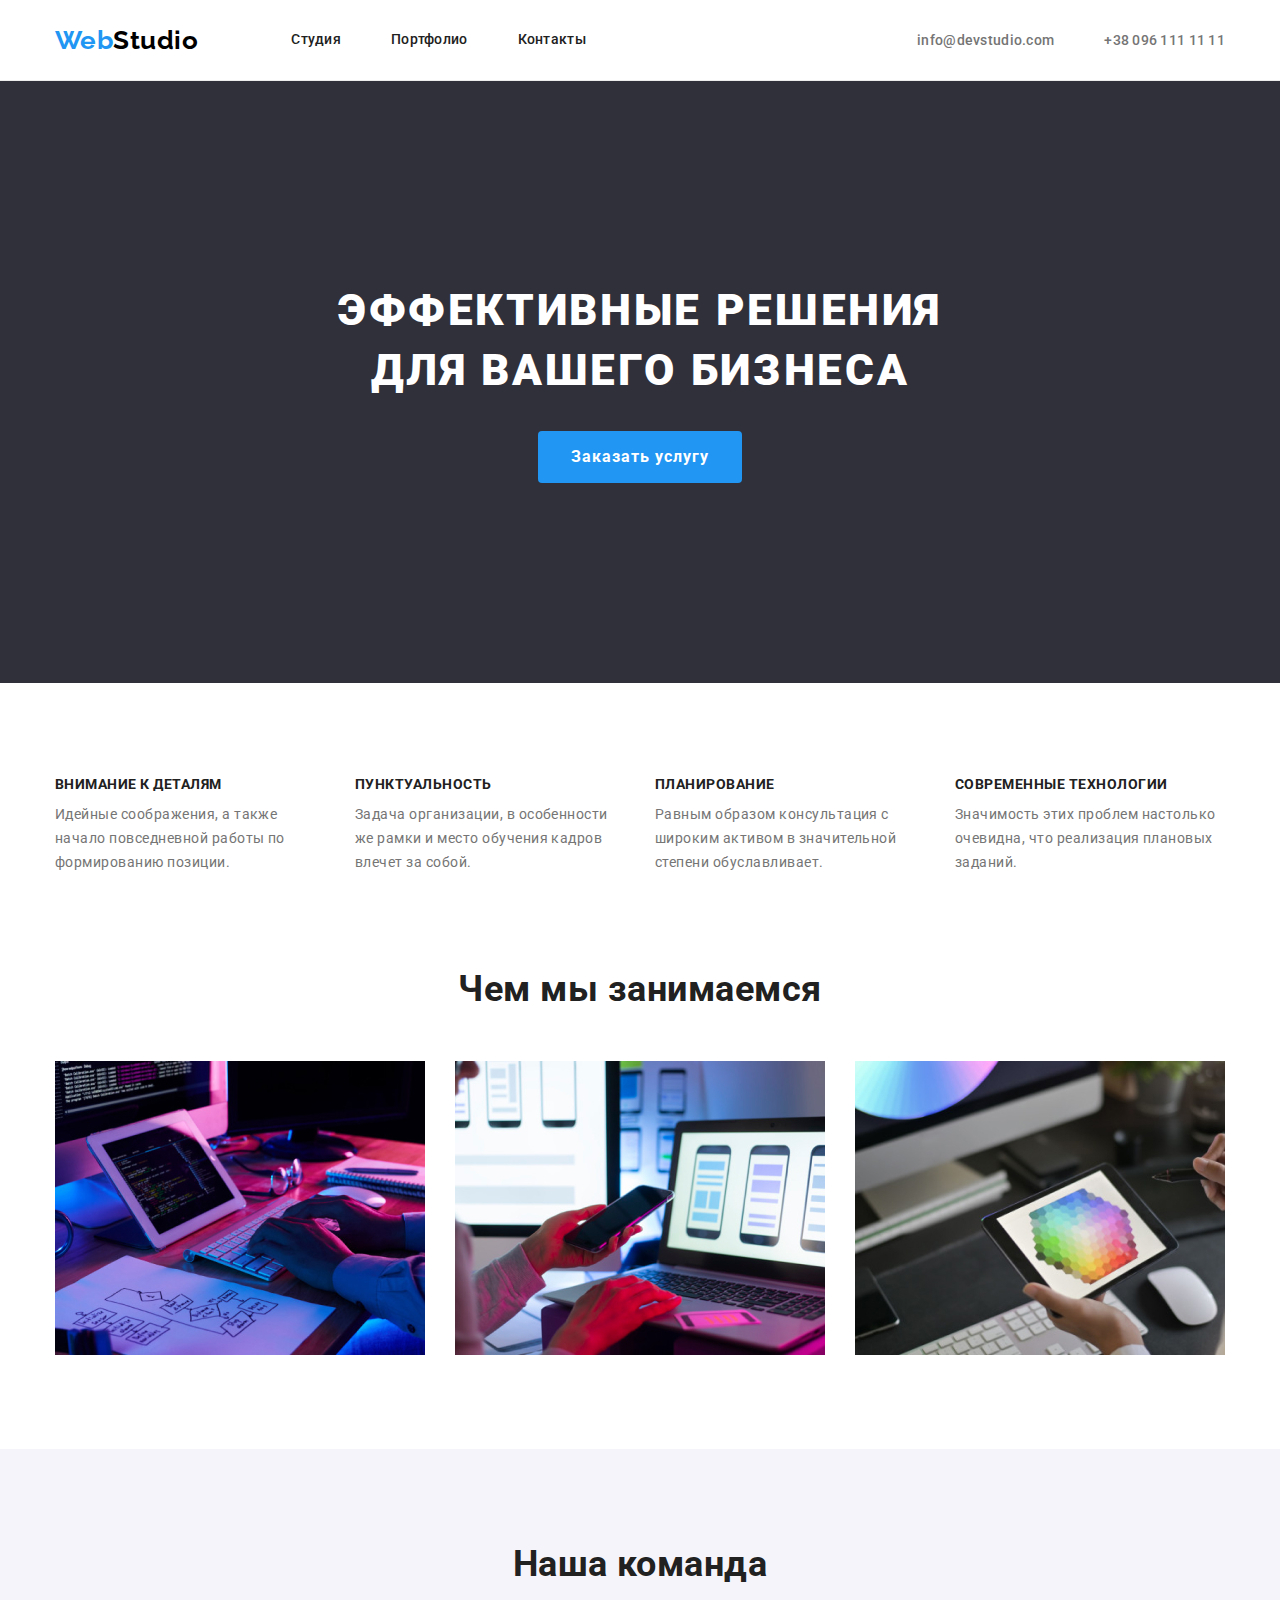
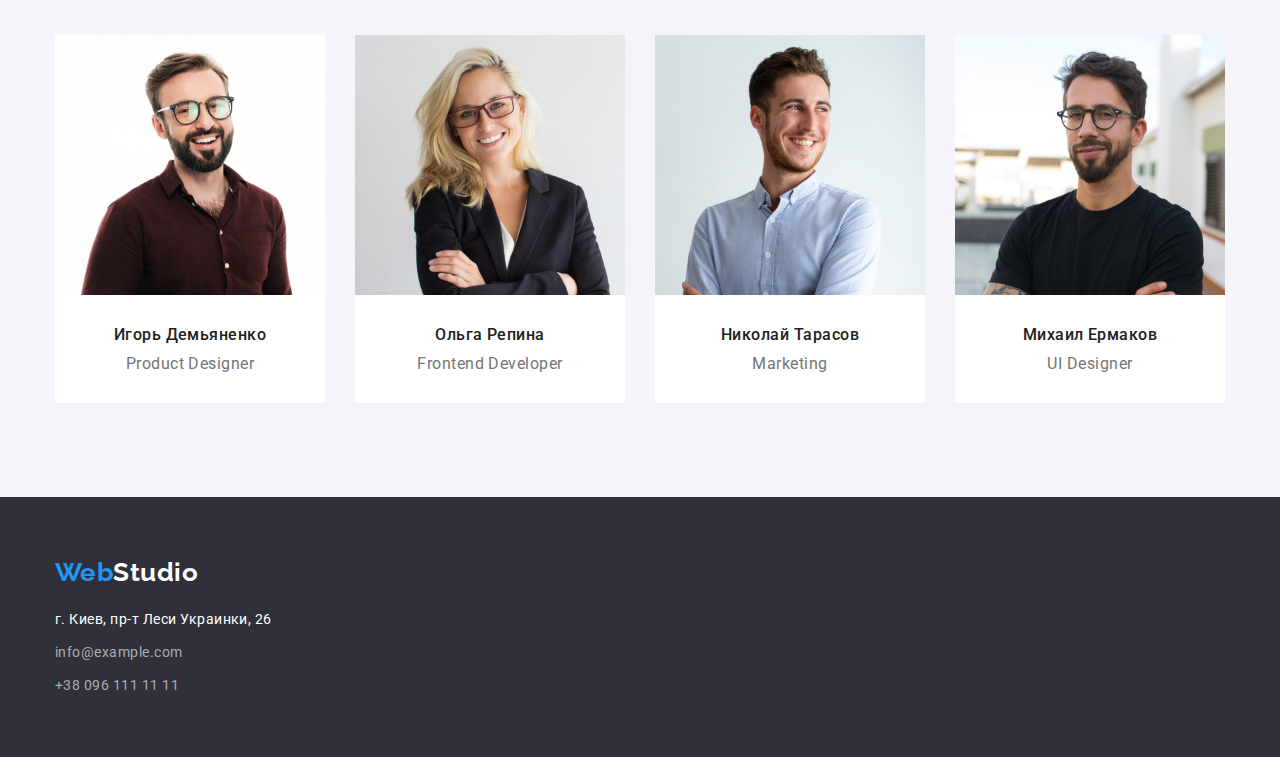
<file: index.html>
<!DOCTYPE html>
<html lang="ru">

<head>
    <meta charset="UTF-8">
    <meta http-equiv="X-UA-Compatible" content="IE=edge">
    <meta name="viewport" content="width=device-width, initial-scale=1.0">
    <title>Студия</title>
    <link rel="preconnect" href="https://fonts.googleapis.com">
    <link rel="preconnect" href="https://fonts.gstatic.com" crossorigin>
    <link href="https://fonts.googleapis.com/css2?family=Raleway:wght@700&family=Roboto:wght@400;500;700;900&display=swap"
        rel="stylesheet">
        <link rel="stylesheet" href="https://cdnjs.cloudflare.com/ajax/libs/modern-normalize/1.1.0/modern-normalize.min.css">
    <link rel="stylesheet" href="./css/styles.css">
</head>

<body>
    <!--Верхняя линия-->
    <header class="page-header">
        <div class="container">
            <div class="header">
                <nav class="navigation">
                <a class="logo-header" href="./index.html">
                    Web<span class="logo-black">Studio</span>
                </a>
                <ul class="site-nav">
                    <li class="item"> <a href="./index.html" class="link">Студия</a> </li>
                    <li class="item"> <a href="./portfolio.html" class="link">Портфолио</a> </li>
                    <li class="item"> <a href="" class="link">Контакты</a> </li>
                </ul>
            </nav>
            <ul class="contacts">
                <li class="item"> <a href="mailto:info@devstudio.com" class="link">info@devstudio.com</a> </li>
            
                <li class="item"> <a href="tel:+380961111111" class="link">+38 096 111 11 11</a> </li>
            </ul>
        </div>
   
    </div>
        
    </header>

<!-- main -->

    <main>
        <!--Шапка-->
        <section class="hero">
            <h1 class="hero-title">Эффективные решения для вашего бизнеса</h1>

            <button class="button" type="button"> Заказать услугу </button>
        </section>
        <!--Наши особенности-->
        <section class="section">
            <div class="container">
            <h2 class="title-hidden">Особенности</h2>
            <ul class="feature-list">
                <li class="item">
                    <h3 class="title">Внимание к деталям</h3>
                    <p class="title-list">Идейные соображения, а также начало повседневной работы по формированию позиции.</p>
                </li>
                <li class="item">
                    <h3 class="title">Пунктуальность</h3>
                    <p class="title-list">Задача организации, в особенности же рамки и место обучения кадров влечет за собой.</p>
                </li>
                <li class="item">
                    <h3 class="title">Планирование</h3>
                    <p class="title-list">Равным образом консультация с широким активом в значительной степени обуславливает.</p>
                </li>
                <li class="item">
                    <h3 class="title">Современные технологии</h3>
                    <p class="title-list">Значимость этих проблем настолько очевидна, что реализация плановых заданий.</p>
                </li>
            </ul>
            </div>
        </section>
        <!--Чем мы занимаемся-->
        <section class="section section-work">
            <div class="container">
                <h2 class="section-title">Чем мы занимаемся</h2>
                <ul class="work-list">
                    <li class="item"><img src="./images/box1.jpg" alt="Разаработка програмного обеспичения" width="370" height="294">
                    </li>
                    <li class="item"><img src="./images/box2.jpg" alt="Андроид разработка" width="370" height="294"> </li>
                    <li class="item"><img src="./images/box3.jpg" alt="Дизайн" width="370" height="294"></li>
                </ul>
            </div>
        </section>
        <!--Наша команда -->
        <section class="section section-team">
            <div class="container">
<h2 class="section-title">Наша команда</h2>
<ul class="team">
    <li class="team-card">
        <img src="./images/teamcard1.jpg" alt="Игорь Демьяненко" width="270" height="260">
        <h3 class="team-title">Игорь Демьяненко</h3>
        <p class="team-list">Product Designer</p>
    </li>
    <li class="team-card"><img src="./images/teamcard2.jpg" alt="Ольга Репина" width="270" height="260">
        <h3 class="team-title">Ольга Репина</h3>
        <p class="team-list">Frontend Developer</p>
    </li>
    <li class="team-card"><img src="./images/teamcard3.jpg" alt="Николай Тарасов" width="270" height="260">
        <h3 class="team-title">Николай Тарасов</h3>
        <p class="team-list">Marketing</p>
    </li>
    <li class="team-card"><img src="./images/teamcard4.jpg" alt="Михаил Ермаков" width="270" height="260">
        <h3 class="team-title">Михаил Ермаков</h3>
        <p class="team-list">UI Designer</p>
    </li>
</ul>
            </div>
        </section>
    </main>
    <!--Подвал-->
    <footer class="page-footer">
        <div class="container">
        <a class="logo-footer" href="./index.html">Web<span class="logo-white">Studio</span></a>
        <address>
            <ul class="address">
                <li class="element">
                    <p class="title"> г. Киев, пр-т Леси Украинки, 26 </p>
                </li>
                <li class="element"> <a class="item" href="mailto:info@example.com">info@example.com</a> </li>
                <li class="element"> <a class="item" href="tel:+380961111111">+38 096 111 11 11</a> </li>
            </ul>
        </address>
</div>
    </footer>
</body>

</html>
</file>
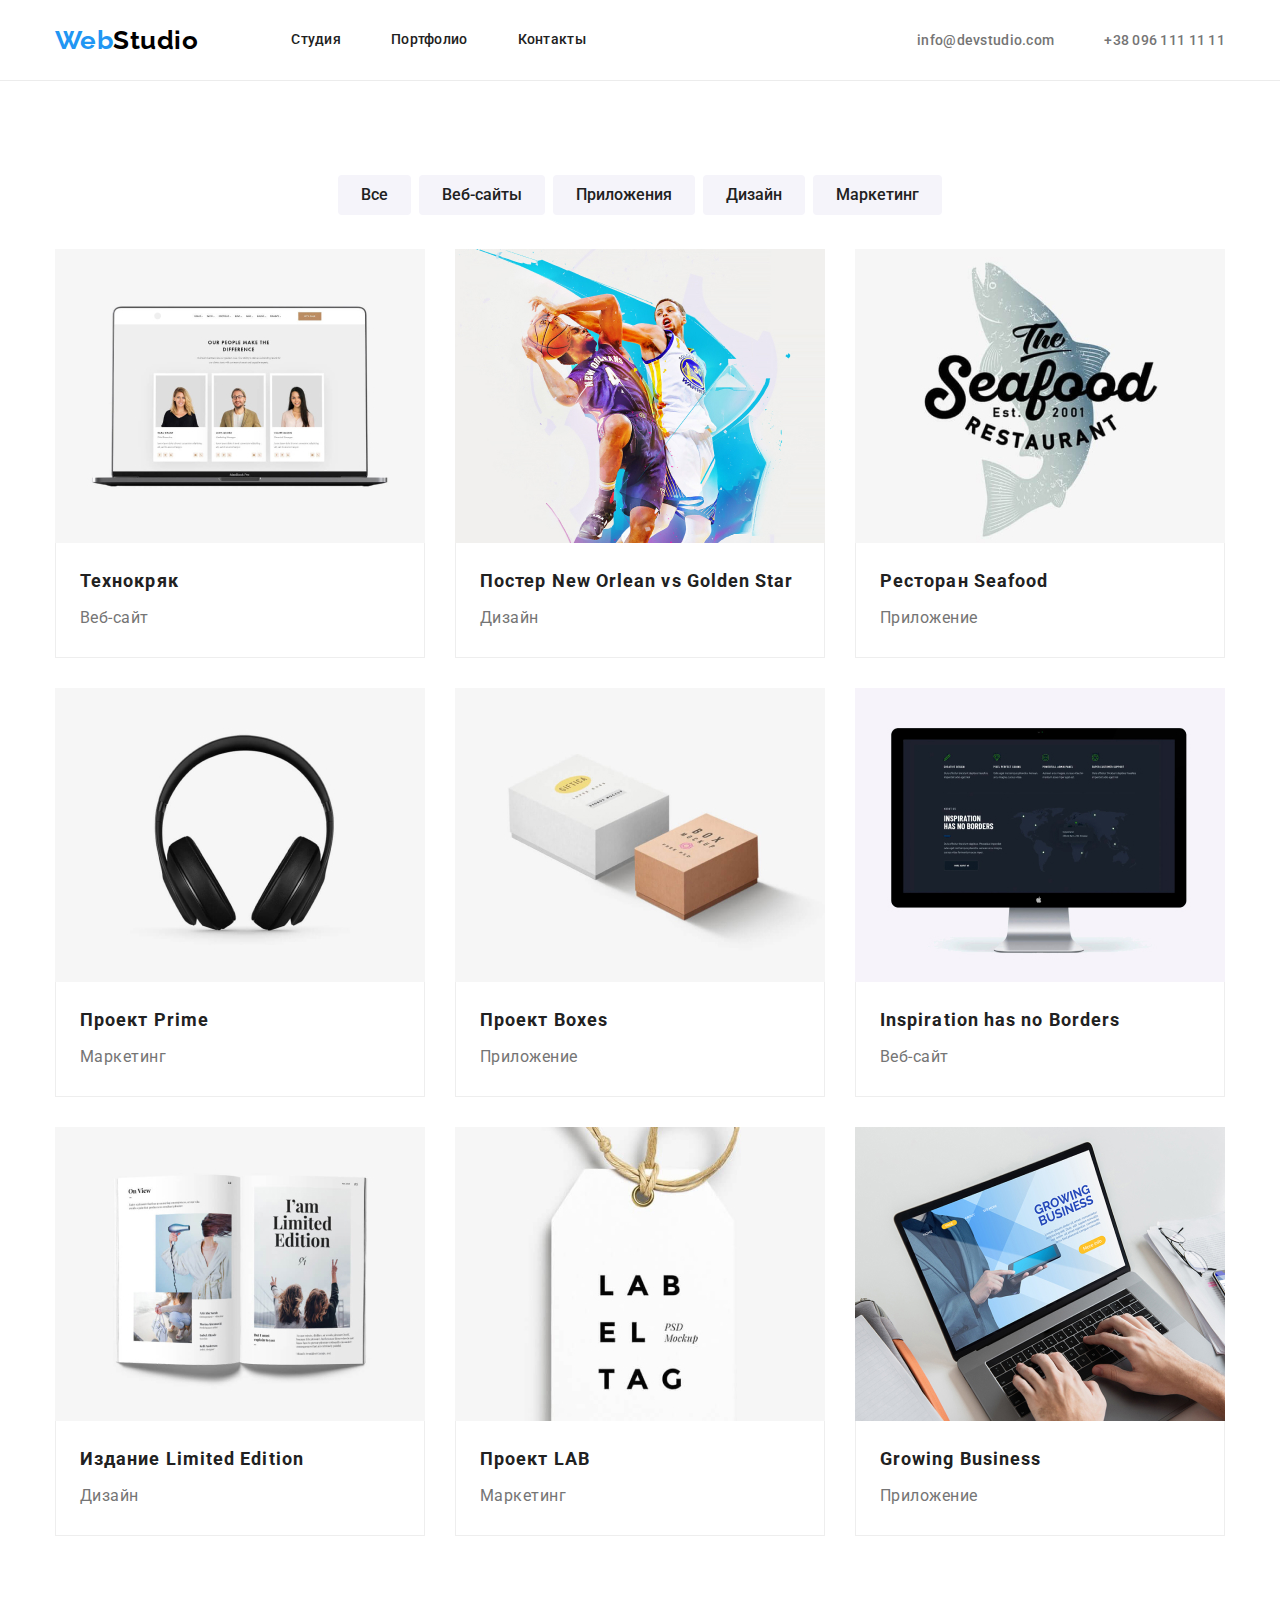
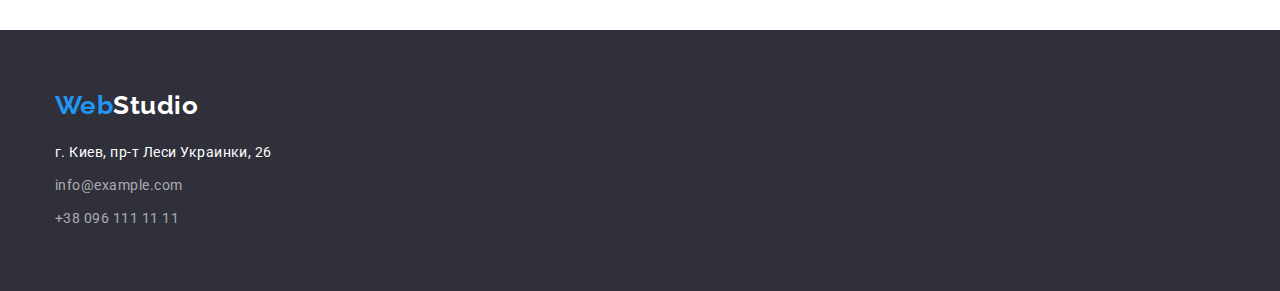
<file: portfolio.html>
<!DOCTYPE html>
<html lang="ru">

<head>
    <meta charset="UTF-8">
    <meta http-equiv="X-UA-Compatible" content="IE=edge">
    <meta name="viewport" content="width=device-width, initial-scale=1.0">
    <title>Студия</title>
    <link rel="preconnect" href="https://fonts.googleapis.com">
    <link rel="preconnect" href="https://fonts.gstatic.com" crossorigin>
    <link
        href="https://fonts.googleapis.com/css2?family=Raleway:wght@700&family=Roboto:wght@400;500;700;900&display=swap"
        rel="stylesheet">
    <link rel="stylesheet"
        href="https://cdnjs.cloudflare.com/ajax/libs/modern-normalize/1.1.0/modern-normalize.min.css">
    <link rel="stylesheet" href="./css/styles.css">
</head>

<body>
    <!--Верхняя линия-->
    <header class="page-header">
        <div class="container">
            <div class="header">
                <nav class="navigation">
                    <a class="logo-header" href="./index.html">
                        Web<span class="logo-black">Studio</span>
                    </a>
                    <ul class="site-nav">
                        <li class="item"> <a href="./index.html" class="link">Студия</a> </li>
                        <li class="item"> <a href="./portfolio.html" class="link">Портфолио</a> </li>
                        <li class="item"> <a href="" class="link">Контакты</a> </li>
                    </ul>
                </nav>
                <ul class="contacts">
                    <li class="item"> <a href="mailto:info@devstudio.com" class="link">info@devstudio.com</a> </li>

                    <li class="item"> <a href="tel:+380961111111" class="link">+38 096 111 11 11</a> </li>
                </ul>
            </div>

        </div>

    </header>
    <main>
        <section class="section">
            <div class="container">
        <h1 class="title-hidden">Портфолио</h1>
            <!-- Кнопки -->
            <ul class="filters">
                <li class="item"><button class="button-filter" type="button">Все</button></li>
                <li class="item"><button class="button-filter" type="button">Веб-сайты</button></li>
                <li class="item"><button class="button-filter" type="button">Приложения</button></li>
                <li class="item"><button class="button-filter" type="button">Дизайн</button></li>
                <li class="item"><button class="button-filter" type="button">Маркетинг</button></li>
            </ul>
        <!-- Портфолио -->
        <ul class="portfolio-list">
            <li class="elements"> <img src="./images/technoquack.jpg" alt="Веб-сайт" width="370" height="294">
            <div class="container-title"> <h2 class="title">Технокряк</h2>
            <p class="list">Веб-сайт</p> </div> 
            </li>
            <li class="elements"> <img src="./images/neworlean-vs-golden-star.jpg" alt="Дизайн" width="370" height="294"> 
            <div class="container-title"> <h2 class="title">Постер New Orlean vs Golden Star</h2>
            <p class="list">Дизайн</p> </div>  
            </li>
            <li class="elements"> <img src="./images/seafood.jpg" alt="Приложение" width="370" height="294"> 
            <div class="container-title"> <h2 class="title">Ресторан Seafood</h2>
            <p class="list">Приложение</p> </div>  
            </li>
            <li class="elements"> <img src="./images/prime.jpg" alt="Маркетинг" width="370" height="294"> 
            <div class="container-title"> <h2 class="title">Проект Prime</h2>   
            <p class="list">Маркетинг</p> </div>
            </li>
            <li class="elements"> <img src="./images/boxes.jpg" alt="Приложение" width="370" height="294"> 
            <div class="container-title"> <h2 class="title">Проект Boxes</h2>
            <p class="list">Приложение</p> </div>  
            </li>
            <li class="elements"> <img src="./images/inspiration-has-no-borders.jpg" alt="Веб-сайт" width="370" height="294"> 
            <div class="container-title"> <h2 class="title">Inspiration has no Borders</h2>
            <p class="list">Веб-сайт</p> </div>  
            </li>
            <li class="elements"> <img src="./images/limited-edition.jpg" alt="Дизайн" width="370" height="294"> 
            <div class="container-title"> <h2 class="title">Издание Limited Edition</h2>
            <p class="list">Дизайн</p> </div>  
            </li>
            <li class="elements"> <img src="./images/lab.jpg" alt="Маркетинг" width="370" height="294"> 
            <div class="container-title"> <h2 class="title">Проект LAB</h2>
            <p class="list">Маркетинг</p> </div> 
            </li>
            <li class="elements"> <img src="./images/growing-business.jpg" alt="Приложение" width="370" height="294"> 
            <div class="container-title"> <h2 class="title">Growing Business</h2>
            <p class="list">Приложение</p> </div> 
            </li>
        </ul>
        </div>
        </section>
    </main>
    <!--Подвал-->
    <footer class="page-footer">
        <div class="container">
            <a class="logo-footer" href="./index.html">Web<span class="logo-white">Studio</span></a>
    
            <address>
                <ul class="address">
                    <li class="element">
                        <p class="title"> г. Киев, пр-т Леси Украинки, 26 </p>
                    </li>
                    <li class="element"> <a class="item" href="mailto:info@example.com">info@example.com</a> </li>
                    <li class="element"> <a class="item" href="tel:+380961111111">+38 096 111 11 11</a> </li>
                </ul>
            </address>
        </div>
    </footer>
    </body>
    
    </html>
</file>
<file: css/styles.css>
:root {
--primary-text-color: #757575;
--title-text-color: #212121;
--accent-color: #2196F3;
--background-black-color: #2F303A;
--main-bg-color: #FFFFFF;
--primary-bg-color: #F5F4FA;
}
 
/* body */

body {
    color: var(--title-text-color);
    background-color: var(--main-bg-color);
    font-family: 'Roboto',
    sans-serif;
    font-style: normal;
    letter-spacing: 0.03em;
}

/* header */

h1,
h2,
h3,
h4,
h5,
h6,
p {
margin: 0;
padding: 0;

}


ul {
list-style: none;
padding-left: 0;
margin-top: 0;
margin-bottom: 0;
}

img {
display: block;
max-width: 100%;
height: auto;
}

.page-header {
border-bottom: 1px solid #ECECEC;
}

.container {
padding: 0 15px;
margin: 0 auto;
width: 1200px;
}

.header {
display: flex;
align-items: center;
justify-content: right;
}

.navigation {
align-items: center;
display: flex;
}

/* logo */

.logo-header {
color: var(--accent-color);

font-weight: 700;
font-family: 'Raleway',
sans-serif;
font-size: 26px;
line-height: 1.19;
text-decoration: none;
}

.logo-black {
color: #000000;
}

/* site nav */

.site-nav {
display: flex;
margin-left: 93px;
}


.site-nav .item + .item {
margin-left: 50px;
}

.site-nav .link {
display: block;
padding: 32px 0;

color: var(--title-text-color);
}

/* contacts */

.contacts {
display: flex;
margin-left: auto;
}

.contacts .item+.item {
margin-left: 50px;
}

.contacts .link {
padding: 32px 0;

color: var(--primary-text-color); 
}

/* site nav, contacts */

.site-nav .link,
.contacts .link {
font-weight: 500;
font-size: 14px;
line-height: 1.14;
letter-spacing: 0.02em;
text-decoration: none;
}

.site-nav .link:hover,
.site-nav .link:focus, 
.contacts .link:hover,
.site-nav .link:focus {
color: var(--accent-color);
}

/* hero */

.hero {
text-align: center;
padding: 200px 0;
background: var(--background-black-color);
}

.hero-title {
width: 696px;
margin-bottom: 30px;
margin-right: auto;
margin-left: auto;


color: var(--main-bg-color);

font-weight: 900;
font-size: 44px;
line-height: 1.36;
text-transform: uppercase;
letter-spacing: 0.06em;
}

/* button */

.button {
border-radius: 4px;
padding: 10px 32px;
border: 1px solid transparent;


color: var(--main-bg-color);
background-color: var(--accent-color);

font-family: inherit;
font-weight: 700;
font-size: 16px;
line-height: 1.88;
letter-spacing: 0.06em;
}

.button:hover, .button:focus {
color: var(--main-bg-color);
background-color: #188CE8;
}

/* feature-list */

.section {
padding-top: 94px;
padding-bottom: 94px;
}

.title-hidden {  
text-align: center;
display: none;
}

.feature-list {
display: flex;
}

.feature-list .item {
min-width: 270px;
}

.feature-list .item+.item {
margin-left: 30px;
}


.feature-list .title {
margin-bottom: 10px;
   
font-weight: 700;
font-size: 14px;
line-height: 1.14;
text-transform: uppercase;
}

.feature-list .title-list {
color: var(--primary-text-color);

font-weight: 400;
font-size: 14px;
line-height: 1.71;
}

/* work list */

.section-work {
padding-top: 0;
}

.section-title {
margin-bottom: 50px;
text-align: center;

font-weight: 700;
font-size: 36px;
line-height: 1.17;
}

.work-list {
display: flex;
flex-wrap: wrap;
}

.work-list .item {
flex-basis: calc((100% - 60px) / 3);
margin-right: 30px;
}

.work-list .item:nth-child(3n) {
margin-right: 0;
}

/* team */


.section-team {
background-color: var(--primary-bg-color);
}

.team {
text-align: center;
display: flex;
flex-wrap: wrap;
}

.team-card {
flex-basis: calc((100% - 90px) / 4); 
margin-right: 30px;

background-color: var(--main-bg-color);
}

.team-card:nth-child(4n) {
margin-right: 0;
}


.team .team-title {   
margin-top: 30px;
margin-bottom: 10px;

font-weight: 500;
font-size: 16px;
line-height: 1.19;
}

.team .team-list {
margin-bottom: 30px;

color: var(--primary-text-color);

font-weight: 400;
font-size: 16px;
line-height: 1.19;
}

/* footer */

.page-footer {
padding: 60px 0;

background-color: var(--background-black-color);
}
   
.logo-footer {
color: var(--accent-color);

font-weight: 700;
font-family: 'Raleway',
sans-serif;
font-size: 26px;
line-height: 1.19;
text-decoration: none;
}

.logo-white {
color: var(--main-bg-color);
}

.address {
margin-top: 20px;
}

.address .element+.element {
margin-top: 9px;
}

.address .title,
.address .item {
font-style: normal;
font-weight: 400;
font-size: 14px;
line-height: 1.71;
text-decoration: none;
}

.address .title {
color: var(--main-bg-color);
}

.address .item { 
color: rgba(255, 255, 255, 0.6);
}

.address .title:hover,
.address .title:focus,
.address .item:hover,
.address .item:focus {
    color: var(--accent-color);
}

/* portfolio */

/* butttons filtr */

.filters {
display: flex;
justify-content: center;
margin-bottom: 34px;
}


.filters .item+.item {
margin-left: 8px;
}

.button-filter {
border-radius: 4px;
padding: 6px 22px;
border: 1px solid transparent;

color: var(--title-text-color);
background-color: var(--primary-bg-color);

font-family: inherit;
font-weight: 500;
font-size: 16px;
line-height: 1.62;
} 

 .button-filter:hover, .button-filter:focus {
color: var(--main-bg-color);
background-color: var(--accent-color);
}

/* portfolio-list */

.portfolio-list {
display: flex;
flex-wrap: wrap;
margin-left: -30px;
margin-top: -30px;
}

.elements {
flex-basis: calc(100% / 3 -30px);
margin-left: 30px;
margin-top: 30px;
}

/* .elements:nth-last-child(-n + 3) {
margin-bottom: 0;
} 

.elements:nth-child(3n) {
margin-right: 0;
}  */

.container-title {
padding-top: 20px;
padding-right: 24px;
padding-bottom: 24px;
padding-left: 24px;
border-right: 1px solid #EEEEEE;
border-bottom: 1px solid #EEEEEE;
border-left: 1px solid #EEEEEE;
}

.container-title > .title {

font-weight: 700;
font-size: 18px;
line-height: 2;
letter-spacing: 0.06em;
}

.container-title > .list {
margin-top: 4px;

color: var(--primary-text-color);

font-weight: 400;
font-size: 16px;
line-height: 1.88;
}
</file>
